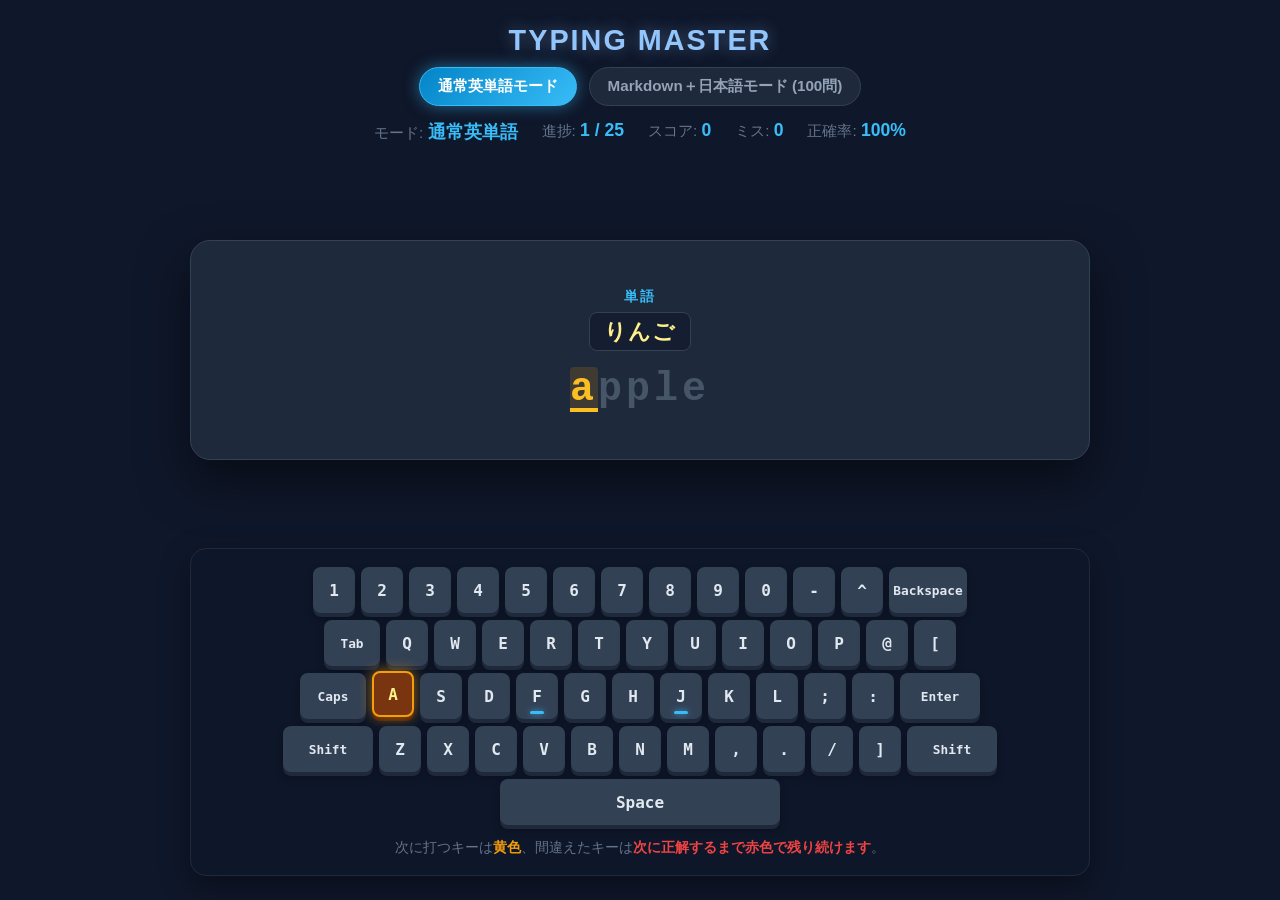
<file: typing/index.html>
<!DOCTYPE html>
<html lang="ja">
<head>
  <meta charset="UTF-8">
  <meta name="viewport" content="width=device-width, initial-scale=1.0">
  <title>タイピング練習ソフト - TYPING MASTER</title>
  <style>
    :root {
      --bg-color: #0f172a;
      --card-bg: #1e293b;
      --text-muted: #64748b;
      --text-main: #f8fafc;
      --text-typed: #38bdf8;
      --key-bg: #334155;
      --key-text: #e2e8f0;
      --key-target: #f59e0b;
      --key-active: #ef4444;
      --key-miss: #dc2626;
      --key-correct: #10b981;
    }

    * {
      box-sizing: border-box;
      margin: 0;
      padding: 0;
      user-select: none;
    }

    body {
      background-color: var(--bg-color);
      color: var(--text-main);
      font-family: 'Segoe UI', -apple-system, BlinkMacSystemFont, "Hiragino Sans", sans-serif;
      min-height: 100vh;
      display: flex;
      flex-direction: column;
      align-items: center;
      justify-content: space-between;
      padding: 24px 20px;
      overflow-x: hidden;
    }

    /* ヘッダー・スコアエリア */
    header {
      text-align: center;
      margin-bottom: 8px;
    }

    h1 {
      font-size: 1.8rem;
      font-weight: 700;
      letter-spacing: 2px;
      color: #93c5fd;
      text-shadow: 0 0 16px rgba(147, 197, 253, 0.4);
      margin-bottom: 10px;
    }

    /* モード選択タブ */
    .mode-selector {
      display: flex;
      gap: 12px;
      justify-content: center;
      margin-bottom: 14px;
    }

    .mode-btn {
      background: #1e293b;
      color: #94a3b8;
      border: 1px solid #334155;
      padding: 8px 18px;
      border-radius: 9999px;
      font-size: 0.95rem;
      font-weight: 600;
      cursor: pointer;
      transition: all 0.2s ease;
    }

    .mode-btn:hover {
      background: #334155;
      color: #f8fafc;
    }

    .mode-btn.active {
      background: linear-gradient(135deg, #0284c7, #38bdf8);
      color: #ffffff;
      border-color: #38bdf8;
      box-shadow: 0 0 16px rgba(56, 189, 248, 0.5);
    }

    .stats-bar {
      display: flex;
      gap: 24px;
      font-size: 0.95rem;
      color: var(--text-muted);
      justify-content: center;
    }

    .stat-val {
      font-weight: bold;
      color: #38bdf8;
      font-size: 1.1rem;
    }

    /* メインタイピングディスプレイ */
    .typing-container {
      position: relative;
      background: var(--card-bg);
      border: 1px solid #334155;
      border-radius: 20px;
      padding: 40px 50px;
      width: 100%;
      max-width: 900px;
      text-align: center;
      box-shadow: 0 20px 50px rgba(0, 0, 0, 0.5);
      margin: 16px 0;
      overflow: hidden;
      min-height: 220px;
      display: flex;
      flex-direction: column;
      justify-content: center;
    }

    /* 正解時の波紋エフェクト */
    .ripple-effect {
      position: absolute;
      border-radius: 50%;
      background: radial-gradient(circle, rgba(56, 189, 248, 0.8) 0%, rgba(56, 189, 248, 0) 70%);
      transform: translate(-50%, -50%) scale(0);
      pointer-events: none;
      animation: ripple 0.65s cubic-bezier(0.1, 0.8, 0.3, 1) forwards;
    }

    @keyframes ripple {
      0% {
        width: 0px;
        height: 0px;
        opacity: 0.9;
      }
      100% {
        width: 700px;
        height: 700px;
        opacity: 0;
      }
    }

    .word-category {
      font-size: 0.85rem;
      color: #38bdf8;
      text-transform: uppercase;
      letter-spacing: 2px;
      margin-bottom: 6px;
      font-weight: 600;
    }

    .word-meaning {
      font-size: 1.35rem;
      color: #f1f5f9;
      margin-bottom: 16px;
      letter-spacing: 1px;
      min-height: 1.8em;
      font-weight: 600;
    }

    .word-meaning .md-preview {
      display: inline-block;
      background: rgba(15, 23, 42, 0.6);
      border: 1px solid #334155;
      border-radius: 8px;
      padding: 4px 14px;
      color: #fef08a;
      font-family: 'Consolas', monospace;
    }

    .word-display {
      font-family: 'Consolas', 'Courier New', monospace;
      font-size: 2.5rem;
      font-weight: 700;
      letter-spacing: 4px;
      position: relative;
      z-index: 2;
      white-space: pre-wrap;
      word-break: break-all;
    }

    .char-typed {
      color: var(--text-typed);
      text-shadow: 0 0 12px rgba(56, 189, 248, 0.6);
    }

    .char-current {
      color: #fbbf24;
      text-decoration: underline;
      text-underline-offset: 8px;
      text-decoration-thickness: 4px;
      animation: blinkCursor 1s infinite;
      background: rgba(245, 158, 11, 0.15);
      border-radius: 4px;
    }

    /* 空白文字の可視化 */
    .char-space-marker {
      display: inline-block;
      min-width: 14px;
      border-bottom: 2px dashed rgba(245, 158, 11, 0.6);
    }

    @keyframes blinkCursor {
      0%, 100% { opacity: 1; }
      50% { opacity: 0.65; }
    }

    .char-untyped {
      color: #475569;
    }

    /* 下部バーチャルキーボード */
    .keyboard-wrapper {
      width: 100%;
      max-width: 900px;
      background: rgba(15, 23, 42, 0.85);
      border: 1px solid #1e293b;
      padding: 18px 20px;
      border-radius: 16px;
      box-shadow: 0 10px 30px rgba(0, 0, 0, 0.4);
    }

    .keyboard {
      display: flex;
      flex-direction: column;
      gap: 7px;
      align-items: center;
    }

    .keyboard-row {
      display: flex;
      gap: 6px;
      width: 100%;
      justify-content: center;
    }

    .key {
      background: var(--key-bg);
      color: var(--key-text);
      font-family: 'Consolas', monospace;
      font-size: 1rem;
      font-weight: 600;
      height: 46px;
      min-width: 42px;
      border-radius: 8px;
      display: flex;
      align-items: center;
      justify-content: center;
      box-shadow: 0 4px 0 #1e293b, 0 5px 8px rgba(0, 0, 0, 0.3);
      transition: background 0.08s ease, transform 0.08s ease, border-color 0.1s ease;
      position: relative;
    }

    /* 特殊キーの幅 */
    .key-backspace { min-width: 78px; font-size: 0.8rem; }
    .key-tab { min-width: 56px; font-size: 0.8rem; }
    .key-caps { min-width: 66px; font-size: 0.8rem; }
    .key-enter { min-width: 80px; font-size: 0.8rem; }
    .key-shift { min-width: 90px; font-size: 0.8rem; }
    .key-space { flex-grow: 1; max-width: 280px; }

    /* ホームポジション突起（FとJ） */
    .key.home-key::after {
      content: "";
      position: absolute;
      bottom: 5px;
      left: 50%;
      transform: translateX(-50%);
      width: 14px;
      height: 3px;
      background-color: #38bdf8;
      border-radius: 2px;
      box-shadow: 0 0 6px rgba(56, 189, 248, 0.8);
    }

    /* 次に入力すべき目標キー（イエロー枠・強調） */
    .key.target {
      background: #78350f !important;
      color: #fef08a !important;
      border: 2px solid var(--key-target);
      box-shadow: 0 0 14px rgba(245, 158, 11, 0.6), 0 4px 0 #451a03 !important;
      transform: translateY(-2px);
    }

    /* 通常の押下時フラッシュ（一瞬） */
    .key.pressed-active {
      background: var(--key-active) !important;
      color: #ffffff !important;
      box-shadow: 0 0 16px rgba(239, 68, 68, 0.8), 0 1px 0 #7f1d1d !important;
      transform: translateY(3px) !important;
    }

    /* ★ミスしたキー：正解を打つまで赤く残り続けるスタイル */
    .key.miss-persistent {
      background: var(--key-miss) !important;
      color: #ffffff !important;
      box-shadow: 0 0 22px rgba(220, 38, 38, 0.95), 0 2px 0 #7f1d1d !important;
      border: 2px solid #fca5a5 !important;
      transform: translateY(2px) !important;
      animation: pulseMiss 1.2s infinite alternate;
    }

    @keyframes pulseMiss {
      0% { box-shadow: 0 0 12px rgba(220, 38, 38, 0.6); }
      100% { box-shadow: 0 0 26px rgba(239, 68, 68, 1); }
    }

    .footer-note {
      margin-top: 14px;
      font-size: 0.85rem;
      color: var(--text-muted);
      text-align: center;
    }
  </style>
</head>
<body>

  <header>
    <h1>TYPING MASTER</h1>

    <!-- スタート画面：モード選択 -->
    <div class="mode-selector">
      <button class="mode-btn active" id="btn-mode-normal">通常英単語モード</button>
      <button class="mode-btn" id="btn-mode-markdown">Markdown＋日本語モード (100問)</button>
    </div>

    <div class="stats-bar">
      <div>モード: <span id="current-mode-label" class="stat-val">通常英単語</span></div>
      <div>進捗: <span id="progress-val" class="stat-val">1 / 25</span></div>
      <div>スコア: <span id="score" class="stat-val">0</span></div>
      <div>ミス: <span id="miss-count" class="stat-val">0</span></div>
      <div>正確率: <span id="accuracy" class="stat-val">100%</span></div>
    </div>
  </header>

  <!-- タイピング対象表示エリア -->
  <main class="typing-container" id="typing-area">
    <div class="word-category" id="word-category">NORMAL</div>
    <div class="word-meaning" id="word-meaning">準備中...</div>
    <div class="word-display" id="word-display">
      <span class="char-current">START</span>
    </div>
  </main>

  <!-- バーチャルキーボード -->
  <div class="keyboard-wrapper">
    <div class="keyboard" id="keyboard">
      <!-- JavaScriptで動的生成 -->
    </div>
    <div class="footer-note">
      次に打つキーは<span style="color:#f59e0b; font-weight:bold;">黄色</span>、間違えたキーは<span style="color:#ef4444; font-weight:bold;">次に正解するまで赤色で残り続けます</span>。
    </div>
  </div>

  <script>
    // ==========================================
    // 1. 通常英単語リスト (25単語)
    // ==========================================
    const NORMAL_WORD_LIST = [
      { text: "apple", meaning: "りんご", category: "単語" },
      { text: "banana", meaning: "バナナ", category: "単語" },
      { text: "cat", meaning: "ねこ", category: "単語" },
      { text: "dog", meaning: "いぬ", category: "単語" },
      { text: "elephant", meaning: "ぞう", category: "単語" },
      { text: "flower", meaning: "花", category: "単語" },
      { text: "guitar", meaning: "ギター", category: "単語" },
      { text: "happy", meaning: "幸せな", category: "単語" },
      { text: "island", meaning: "島", category: "単語" },
      { text: "jungle", meaning: "密林", category: "単語" },
      { text: "keyboard", meaning: "キーボード", category: "単語" },
      { text: "lemon", meaning: "レモン", category: "単語" },
      { text: "mountain", meaning: "山", category: "単語" },
      { text: "notebook", meaning: "ノート", category: "単語" },
      { text: "orange", meaning: "オレンジ", category: "単語" },
      { text: "program", meaning: "プログラム", category: "単語" },
      { text: "quiet", meaning: "静かな", category: "単語" },
      { text: "rainbow", meaning: "虹", category: "単語" },
      { text: "sunshine", meaning: "日光", category: "単語" },
      { text: "tiger", meaning: "トラ", category: "単語" },
      { text: "umbrella", meaning: "傘", category: "単語" },
      { text: "violet", meaning: "スミレ", category: "単語" },
      { text: "window", meaning: "窓", category: "単語" },
      { text: "yellow", meaning: "黄色", category: "単語" },
      { text: "zebra", meaning: "シマウマ", category: "単語" }
    ];

    // ==========================================
    // 2. Markdown＋日本語 厳選100問リスト
    // 議事録・ドキュメント作成で多用するShift記号＋日本語ローマ字
    // ==========================================
    const MARKDOWN_WORD_LIST = [
      // --- 【見出し・セクション】 ---
      { text: "# gizi", meaning: "【大見出し】# 議題", category: "見出し" },
      { text: "# honzitunogidai", meaning: "【大見出し】# 本日の議題", category: "見出し" },
      { text: "## ketteizikou", meaning: "【中見出し】## 決定事項", category: "見出し" },
      { text: "## kyoudounissi", meaning: "【中見出し】## 共有事項", category: "見出し" },
      { text: "### syusseki", meaning: "【小見出し】### 出席者", category: "見出し" },
      { text: "### kesseki", meaning: "【小見出し】### 欠席者", category: "見出し" },
      { text: "### zikaikaisai", meaning: "【小見出し】### 次回開催日時", category: "見出し" },
      { text: "# purozyekuto", meaning: "【大見出し】# プロジェクト進捗", category: "見出し" },
      { text: "## kadaiitiran", meaning: "【中見出し】## 課題一覧", category: "見出し" },
      { text: "### situgitoutou", meaning: "【小見出し】### 質疑応答", category: "見出し" },
      { text: "# souryokukensa", meaning: "【大見出し】# 総括報告", category: "見出し" },
      { text: "## sinntyokukyouyuu", meaning: "【中見出し】## 進捗共有", category: "見出し" },
      { text: "### honnzitunogoal", meaning: "【小見出し】### 本日のゴール", category: "見出し" },
      { text: "#### hosokuzikou", meaning: "【極小見出し】#### 補足事項", category: "見出し" },
      { text: "# teireikaigi", meaning: "【大見出し】# 定例会議", category: "見出し" },

      // --- 【リスト・箇条書き（* / -）】 ---
      { text: "* tanaka", meaning: "【リスト】* 田中（進行役）", category: "箇条書き" },
      { text: "* yamada", meaning: "【リスト】* 山田（開発）", category: "箇条書き" },
      { text: "* satou", meaning: "【リスト】* 佐藤（書記）", category: "箇条書き" },
      { text: "- suisin", meaning: "【リスト】 - 推進計画", category: "箇条書き" },
      { text: "- yosan", meaning: "【リスト】 - 予算確保", category: "箇条書き" },
      { text: "* youken", meaning: "【リスト】* 要件定義の確認", category: "箇条書き" },
      { text: "* sekkei", meaning: "【リスト】* 設計レビュー完了", category: "箇条書き" },
      { text: "- tesuto", meaning: "【リスト】 - テスト計画策定", category: "箇条書き" },
      { text: "* rilease", meaning: "【リスト】* リリース予定日", category: "箇条書き" },
      { text: "- unyou", meaning: "【リスト】 - 運用体制の整備", category: "箇条書き" },

      // --- 【TODO・タスク（- [ ] / - [x]）】 ---
      { text: "- [ ] tasuku", meaning: "【未完了】 - [ ] 未着手タスク", category: "TODO" },
      { text: "- [ ] mitumori", meaning: "【未完了】 - [ ] 見積書の作成", category: "TODO" },
      { text: "- [ ] siryou", meaning: "【未完了】 - [ ] 資料共有", category: "TODO" },
      { text: "- [ ] renraku", meaning: "【未完了】 - [ ] 先方へ連絡", category: "TODO" },
      { text: "- [ ] kakunin", meaning: "【未完了】 - [ ] 仕様の確認", category: "TODO" },
      { text: "- [x] kanryou", meaning: "【完了】 - [x] 議事録の送付完了", category: "TODO" },
      { text: "- [x] syounin", meaning: "【完了】 - [x] 上長承認済み", category: "TODO" },
      { text: "- [x] kaisou", meaning: "【完了】 - [x] 招待メール送信", category: "TODO" },
      { text: "- [ ] tesutojisshi", meaning: "【未完了】 - [ ] 単体テスト実施", category: "TODO" },
      { text: "- [ ] deploy", meaning: "【未完了】 - [ ] 本番デプロイ", category: "TODO" },
      { text: "- [ ] henhkou", meaning: "【未完了】 - [ ] 設定変更の適用", category: "TODO" },
      { text: "- [x] ma-zi", meaning: "【完了】 - [x] プルリクのマージ", category: "TODO" },
      { text: "- [ ] kousin", meaning: "【未完了】 - [ ] ドキュメント更新", category: "TODO" },
      { text: "- [x] kaikei", meaning: "【完了】 - [x] 経費精算の提出", category: "TODO" },
      { text: "- [ ] bakkuaxtupu", meaning: "【未完了】 - [ ] バックアップ取得", category: "TODO" },

      // --- 【太字・強調（**テキスト**）】 ---
      { text: "**zyuuyou**", meaning: "【太字強調】 **重要**", category: "強調" },
      { text: "**sikyuu**", meaning: "【太字強調】 **至急対応**", category: "強調" },
      { text: "**hissyu**", meaning: "【太字強調】 **期限厳守**", category: "強調" },
      { text: "**kettei**", meaning: "【太字強調】 **全会一致で決定**", category: "強調" },
      { text: "**tyuui**", meaning: "【太字強調】 **取扱注意**", category: "強調" },
      { text: "**ng**", meaning: "【太字強調】 **今回は見送り(NG)**", category: "強調" },
      { text: "**ok**", meaning: "【太字強調】 **承認完了(OK)**", category: "強調" },
      { text: "**gentei**", meaning: "【太字強調】 **社内限定共有**", category: "強調" },
      { text: "**sakuseityuu**", meaning: "【太字強調】 **ドラフト作成中**", category: "強調" },
      { text: "**minaosi**", meaning: "【太字強調】 **要再検討**", category: "強調" },

      // --- 【斜体・取り消し線（*斜体* / ~~取消~~）】 ---
      { text: "*hosoku*", meaning: "【イタリック】 *補足事項*", category: "装飾" },
      { text: "*sannkou*", meaning: "【イタリック】 *参考資料*", category: "装飾" },
      { text: "*memorandamu*", meaning: "【イタリック】 *覚書*", category: "装飾" },
      { text: "~~kyannseru~~", meaning: "【取消線】 ~~予定キャンセル~~", category: "装飾" },
      { text: "~~sakujo~~", meaning: "【取消線】 ~~旧案を削除~~", category: "装飾" },
      { text: "~~tyuusi~~", meaning: "【取消線】 ~~一旦中断~~", category: "装飾" },
      { text: "~~kousinmae~~", meaning: "【取消線】 ~~改定前ルール~~", category: "装飾" },

      // --- 【引用（> テキスト）】 ---
      { text: "> youbou", meaning: "【引用】 > クライアントからの要望", category: "引用" },
      { text: "> situmon", meaning: "【引用】 > ユーザーからの質問", category: "引用" },
      { text: "> kibou", meaning: "【引用】 > 納期の希望は今月末", category: "引用" },
      { text: "> memo", meaning: "【引用】 > 会議中の口頭メモ", category: "引用" },
      { text: "> siryoubassui", meaning: "【引用】 > 企画書からの抜粋", category: "引用" },
      { text: "> kitizyou", meaning: "【引用】 > 規約第3条より引用", category: "引用" },
      { text: "> tyuukoku", meaning: "【引用】 > セキュリティ警告文", category: "引用" },
      { text: "> tuuka", meaning: "【引用】 > 審査通過のお知らせ", category: "引用" },

      // --- 【インラインコード・コマンド（`code`）】 ---
      { text: "`npm start`", meaning: "【コード】 `npm start` (起動)", category: "コード" },
      { text: "`git pull`", meaning: "【コード】 `git pull` (最新取得)", category: "コード" },
      { text: "`git commit`", meaning: "【コード】 `git commit` (保存)", category: "コード" },
      { text: "`python main.py`", meaning: "【コード】 `python main.py`", category: "コード" },
      { text: "`docker compose`", meaning: "【コード】 `docker compose up`", category: "コード" },
      { text: "`const`", meaning: "【コード】 `const` (定数定義)", category: "コード" },
      { text: "`let data`", meaning: "【コード】 `let data` (変数)", category: "コード" },
      { text: "`true`", meaning: "【コード】 `true` (真理値)", category: "コード" },
      { text: "`false`", meaning: "【コード】 `false` (偽)", category: "コード" },
      { text: "`id`", meaning: "【コード】 `id` (識別子)", category: "コード" },
      { text: "`status`", meaning: "【コード】 `status` (状態コード)", category: "コード" },
      { text: "`return`", meaning: "【コード】 `return` (返却)", category: "コード" },

      // --- 【表組み・区切り線（| / ---）】 ---
      { text: "| namae |", meaning: "【テーブル列】 | 氏名 |", category: "テーブル" },
      { text: "| tantou |", meaning: "【テーブル列】 | 担当業務 |", category: "テーブル" },
      { text: "| kigen |", meaning: "【テーブル列】 | 完了期限 |", category: "テーブル" },
      { text: "| zyoutai |", meaning: "【テーブル列】 | 進捗状況 |", category: "テーブル" },
      { text: "| --- |", meaning: "【テーブル区切り】 | --- |", category: "テーブル" },
      { text: "| :---: |", meaning: "【テーブル中央揃え】 | :---: |", category: "テーブル" },
      { text: "---", meaning: "【水平線・区切り】 ---", category: "区切り" },
      { text: "***", meaning: "【水平区切り線】 ***", category: "区切り" },

      // --- 【リンク・注釈（[文字](url)）】 ---
      { text: "[gizi](url)", meaning: "【リンク】 [議事録フォルダ](url)", category: "リンク" },
      { text: "[siryou](url)", meaning: "【リンク】 [提出資料](url)", category: "リンク" },
      { text: "[github](url)", meaning: "【リンク】 [リポジトリ](url)", category: "リンク" },
      { text: "[figma](url)", meaning: "【リンク】 [デザイン確認](url)", category: "リンク" },
      { text: "[notion](url)", meaning: "【リンク】 [社内Wiki](url)", category: "リンク" },

      // --- 【議事録・実践フレーズ】 ---
      { text: "# kettei: a an", meaning: "【議事録】 # 決定: A案を採用", category: "実践" },
      { text: "* jikai: raisyuu", meaning: "【議事録】 * 次回: 来週水曜10時", category: "実践" },
      { text: "> gizi: sakuseityuu", meaning: "【議事録】 > 議事録: 本日中送付", category: "実践" },
      { text: "- [ ] tanaka: teisyutu", meaning: "【議事録】 - [ ] 田中: 資料提出", category: "実践" },
      { text: "- [ ] satou: kakunin", meaning: "【議事録】 - [ ] 佐藤: 契約書確認", category: "実践" },
      { text: "- [ ] yamada: koukai", meaning: "【議事録】 - [ ] 山田: 本番公開", category: "実践" },
      { text: "## go-i: kanryou", meaning: "【議事録】 ## 合意: 全体合意完了", category: "実践" },
      { text: "### kousin: kanryou", meaning: "【議事録】 ### 更新: 作業完了", category: "実践" },
      { text: "**horyuu: yosanmati**", meaning: "【議事録】 **保留: 予算承認待ち**", category: "実践" },
      { text: "* kaisai: onrain", meaning: "【議事録】 * 開催形式: オンライン", category: "実践" },
      { text: "`api/v1/users`", meaning: "【APIエンドポイント】 `api/v1/users`", category: "コード" },
      { text: "# seika: kansei", meaning: "【議事録】 # 成果物: 初版完成", category: "実践" },
      { text: "- [x] check: sumi", meaning: "【議事録】 - [x] レビュー完了", category: "実践" },
      { text: "## kensyou: ok", meaning: "【議事録】 ## 動作検証: 問題なし", category: "実践" },
      { text: "> memo: jikai", meaning: "【議事録】 > 次回アジェンダ確定", category: "実践" },
      { text: "* sansyou: link", meaning: "【議事録】 * 参照リンク添付", category: "実践" }
    ];

    // キーボードレイアウト定義 (JIS/US混合・視覚配置)
    const KEY_ROWS = [
      ["1", "2", "3", "4", "5", "6", "7", "8", "9", "0", "-", "^", { label: "Backspace", code: "backspace", class: "key-backspace" }],
      [{ label: "Tab", code: "tab", class: "key-tab" }, "q", "w", "e", "r", "t", "y", "u", "i", "o", "p", "@", "["],
      [{ label: "Caps", code: "capslock", class: "key-caps" }, "a", "s", "d", "f", "g", "h", "j", "k", "l", ";", ":", { label: "Enter", code: "enter", class: "key-enter" }],
      [{ label: "Shift", code: "shiftleft", class: "key-shift" }, "z", "x", "c", "v", "b", "n", "m", ",", ".", "/", "]", { label: "Shift", code: "shiftright", class: "key-shift" }],
      [{ label: "Space", code: "space", class: "key-space" }]
    ];

    // Shift同時押し記号と基本キーの対応マップ（ハイライト案内用）
    const SYMBOL_KEY_MAP = {
      "!": "1", '"': "2", "#": "3", "$": "4", "%": "5", "&": "6", "'": "7",
      "(": "8", ")": "9", "=": "-", "~": "^", "|": "]", "`": "@",
      "{": "[", "+": ";", "*": ":", "}": "]", "<": ",", ">": ".", "?": "/", "_": "_"
    };

    // 状態管理
    let currentMode = "normal"; // "normal" または "markdown"
    let currentList = NORMAL_WORD_LIST;
    let currentWordIndex = 0;
    let currentCharIndex = 0;
    let score = 0;
    let correctCount = 0;
    let missCount = 0;
    let keyElementsMap = {}; // キーとDOM要素のマッピング
    let lastMistakeEl = null; // ★間違えたキーのDOM（次回正解まで保持）

    // DOM要素
    const wordDisplay = document.getElementById("word-display");
    const wordMeaning = document.getElementById("word-meaning");
    const wordCategory = document.getElementById("word-category");
    const typingArea = document.getElementById("typing-area");
    const keyboardEl = document.getElementById("keyboard");
    const scoreEl = document.getElementById("score");
    const missCountEl = document.getElementById("miss-count");
    const accuracyEl = document.getElementById("accuracy");
    const progressValEl = document.getElementById("progress-val");
    const currentModeLabelEl = document.getElementById("current-mode-label");
    const btnModeNormal = document.getElementById("btn-mode-normal");
    const btnModeMarkdown = document.getElementById("btn-mode-markdown");

    // モード切り替えリスナー
    btnModeNormal.addEventListener("click", () => switchMode("normal"));
    btnModeMarkdown.addEventListener("click", () => switchMode("markdown"));

    function switchMode(mode) {
      if (currentMode === mode) return;
      currentMode = mode;

      if (mode === "normal") {
        currentList = NORMAL_WORD_LIST;
        btnModeNormal.classList.add("active");
        btnModeMarkdown.classList.remove("active");
        currentModeLabelEl.textContent = "通常英単語";
      } else {
        currentList = MARKDOWN_WORD_LIST;
        btnModeMarkdown.classList.add("active");
        btnModeNormal.classList.remove("active");
        currentModeLabelEl.textContent = "Markdown (100問)";
      }

      // 状態リセット
      currentWordIndex = 0;
      currentCharIndex = 0;
      score = 0;
      correctCount = 0;
      missCount = 0;
      clearMistakeKey();

      updateDisplay();
      updateStats();
    }

    // Web Audio API で本格的なクリッキー（メカニカルスイッチ風）打鍵音を合成
    const audioCtx = new (window.AudioContext || window.webkitAudioContext)();

    function playClickSound() {
      if (audioCtx.state === 'suspended') audioCtx.resume();
      const t = audioCtx.currentTime;

      const clickLen = Math.floor(audioCtx.sampleRate * 0.007);
      const clickBuf = audioCtx.createBuffer(1, clickLen, audioCtx.sampleRate);
      const clickData = clickBuf.getChannelData(0);
      for (let i = 0; i < clickLen; i++) {
        clickData[i] = (Math.random() * 2 - 1) * Math.exp(-i / (audioCtx.sampleRate * 0.0012));
      }
      const clickSrc = audioCtx.createBufferSource();
      clickSrc.buffer = clickBuf;

      const clickFilter = audioCtx.createBiquadFilter();
      clickFilter.type = "bandpass";
      clickFilter.frequency.setValueAtTime(4500, t);
      clickFilter.Q.setValueAtTime(4.0, t);

      const clickGain = audioCtx.createGain();
      clickGain.gain.setValueAtTime(0.5, t);
      clickGain.gain.exponentialRampToValueAtTime(0.001, t + 0.007);

      clickSrc.connect(clickFilter);
      clickFilter.connect(clickGain);
      clickGain.connect(audioCtx.destination);
      clickSrc.start(t);

      const osc = audioCtx.createOscillator();
      const oscGain = audioCtx.createGain();
      osc.type = "triangle";
      osc.frequency.setValueAtTime(650, t);
      osc.frequency.exponentialRampToValueAtTime(180, t + 0.028);

      oscGain.gain.setValueAtTime(0.3, t);
      oscGain.gain.exponentialRampToValueAtTime(0.001, t + 0.028);

      osc.connect(oscGain);
      oscGain.connect(audioCtx.destination);
      osc.start(t);
      osc.stop(t + 0.03);
    }

    function playEnterSound() {
      if (audioCtx.state === 'suspended') audioCtx.resume();
      const t = audioCtx.currentTime;

      const clickLen = Math.floor(audioCtx.sampleRate * 0.012);
      const clickBuf = audioCtx.createBuffer(1, clickLen, audioCtx.sampleRate);
      const clickData = clickBuf.getChannelData(0);
      for (let i = 0; i < clickLen; i++) {
        clickData[i] = (Math.random() * 2 - 1) * Math.exp(-i / (audioCtx.sampleRate * 0.002));
      }
      const clickSrc = audioCtx.createBufferSource();
      clickSrc.buffer = clickBuf;

      const clickFilter = audioCtx.createBiquadFilter();
      clickFilter.type = "bandpass";
      clickFilter.frequency.setValueAtTime(3600, t);
      clickFilter.Q.setValueAtTime(2.5, t);

      const clickGain = audioCtx.createGain();
      clickGain.gain.setValueAtTime(0.6, t);
      clickGain.gain.exponentialRampToValueAtTime(0.001, t + 0.012);

      clickSrc.connect(clickFilter);
      clickFilter.connect(clickGain);
      clickGain.connect(audioCtx.destination);
      clickSrc.start(t);

      const osc = audioCtx.createOscillator();
      const oscGain = audioCtx.createGain();
      osc.type = "triangle";
      osc.frequency.setValueAtTime(320, t);
      osc.frequency.exponentialRampToValueAtTime(80, t + 0.07);

      oscGain.gain.setValueAtTime(0.45, t);
      oscGain.gain.exponentialRampToValueAtTime(0.001, t + 0.07);

      osc.connect(oscGain);
      oscGain.connect(audioCtx.destination);
      osc.start(t);
      osc.stop(t + 0.075);
    }

    function playMissSound() {
      if (audioCtx.state === 'suspended') audioCtx.resume();
      const t = audioCtx.currentTime;
      const osc = audioCtx.createOscillator();
      const gain = audioCtx.createGain();
      
      osc.type = "sawtooth";
      osc.frequency.setValueAtTime(140, t);
      osc.frequency.exponentialRampToValueAtTime(70, t + 0.15);

      gain.gain.setValueAtTime(0.18, t);
      gain.gain.exponentialRampToValueAtTime(0.001, t + 0.15);

      osc.connect(gain);
      gain.connect(audioCtx.destination);
      osc.start(t);
      osc.stop(t + 0.15);
    }

    // キーボードのDOM構築
    function buildKeyboard() {
      keyboardEl.innerHTML = "";
      keyElementsMap = {};

      KEY_ROWS.forEach(row => {
        const rowEl = document.createElement("div");
        rowEl.className = "keyboard-row";

        row.forEach(item => {
          const keyEl = document.createElement("div");
          keyEl.className = "key";

          let label = "";
          let code = "";

          if (typeof item === "string") {
            label = item.toUpperCase();
            code = item.toLowerCase();
          } else {
            label = item.label;
            code = item.code.toLowerCase();
            if (item.class) keyEl.classList.add(item.class);
          }

          if (code === "f" || code === "j") {
            keyEl.classList.add("home-key");
          }

          keyEl.textContent = label;
          keyEl.dataset.key = code;

          keyElementsMap[code] = keyEl;
          rowEl.appendChild(keyEl);
        });

        keyboardEl.appendChild(rowEl);
      });
    }

    // 単語の表示を更新
    function updateDisplay() {
      const currentWordObj = currentList[currentWordIndex];
      const word = currentWordObj.text;
      
      wordCategory.textContent = currentWordObj.category || "PRACTICE";
      wordMeaning.innerHTML = `<span class="md-preview">${escapeHtml(currentWordObj.meaning)}</span>`;
      progressValEl.textContent = `${currentWordIndex + 1} / ${currentList.length}`;

      let html = "";
      for (let i = 0; i < word.length; i++) {
        const ch = word[i];
        const displayChar = ch === " " ? `<span class="char-space-marker">&nbsp;</span>` : escapeHtml(ch);

        if (i < currentCharIndex) {
          html += `<span class="char-typed">${displayChar}</span>`;
        } else if (i === currentCharIndex) {
          html += `<span class="char-current">${displayChar}</span>`;
        } else {
          html += `<span class="char-untyped">${displayChar}</span>`;
        }
      }
      wordDisplay.innerHTML = html;

      // 目標キーのハイライト
      highlightTargetKey(word[currentCharIndex]);
    }

    function escapeHtml(str) {
      return str.replace(/[&<>'"]/g, tag => ({
        '&': '&amp;',
        '<': '&lt;',
        '>': '&gt;',
        "'": '&#39;',
        '"': '&quot;'
      }[tag] || tag));
    }

    // 目標キーを黄色くハイライト
    function highlightTargetKey(targetChar) {
      document.querySelectorAll(".key.target").forEach(k => k.classList.remove("target"));
      if (!targetChar) return;

      let keyToHighlight = targetChar.toLowerCase();
      let needShift = false;

      if (targetChar === " ") {
        keyToHighlight = "space";
      } else if (SYMBOL_KEY_MAP[targetChar]) {
        keyToHighlight = SYMBOL_KEY_MAP[targetChar];
        needShift = true;
      } else if (targetChar >= "A" && targetChar <= "Z") {
        needShift = true;
      }

      const targetEl = keyElementsMap[keyToHighlight];
      if (targetEl) {
        targetEl.classList.add("target");
      }

      // Shiftが必要な場合は左Shiftも案内
      if (needShift) {
        const shiftEl = keyElementsMap["shiftleft"];
        if (shiftEl) shiftEl.classList.add("target");
      }
    }

    // ★間違えたキーの赤色キープ処理
    function setMistakeKey(keyEl) {
      clearMistakeKey();
      if (keyEl) {
        keyEl.classList.add("miss-persistent");
        lastMistakeEl = keyEl;
      }
    }

    function clearMistakeKey() {
      if (lastMistakeEl) {
        lastMistakeEl.classList.remove("miss-persistent");
        lastMistakeEl = null;
      }
      // 安全のため全体からも解除
      document.querySelectorAll(".key.miss-persistent").forEach(k => k.classList.remove("miss-persistent"));
    }

    // 正解時の波紋エフェクト
    function createRippleEffect() {
      const ripple = document.createElement("div");
      ripple.className = "ripple-effect";

      const rect = typingArea.getBoundingClientRect();
      const x = rect.width / 2;
      const y = rect.height / 2;

      ripple.style.left = `${x}px`;
      ripple.style.top = `${y}px`;

      typingArea.appendChild(ripple);
      setTimeout(() => ripple.remove(), 700);
    }

    // スコア情報の更新
    function updateStats() {
      scoreEl.textContent = score;
      missCountEl.textContent = missCount;
      const total = correctCount + missCount;
      const acc = total > 0 ? Math.round((correctCount / total) * 100) : 100;
      accuracyEl.textContent = `${acc}%`;
    }

    // キー押下イベント
    window.addEventListener("keydown", (e) => {
      // ファンクションキーや修飾キー単体はスルー
      if (e.key === "F5" || e.key === "F12" || e.ctrlKey || e.metaKey || e.altKey) return;
      if (e.key === "Shift" || e.key === "CapsLock" || e.key === "Tab") return;

      e.preventDefault();

      const currentWordObj = currentList[currentWordIndex];
      const targetChar = currentWordObj.text[currentCharIndex];
      const pressedChar = e.key; // そのままの文字 (大文字・小文字・記号・Space)

      // 押されたキーのDOM特定
      let pressedKeyId = e.key.toLowerCase();
      if (e.key === " ") pressedKeyId = "space";
      else if (SYMBOL_KEY_MAP[e.key]) pressedKeyId = SYMBOL_KEY_MAP[e.key];

      const pressedEl = keyElementsMap[pressedKeyId] || keyElementsMap[e.code.toLowerCase()];

      // 入力判定
      const isCorrect = (pressedChar === targetChar) || 
                        (targetChar === " " && e.key === " ") ||
                        (pressedChar.toLowerCase() === targetChar.toLowerCase() && currentMode === "normal");

      if (isCorrect) {
        // ★正解！ 前回残っていた赤色ミス表示を消去
        clearMistakeKey();

        correctCount++;
        score += 10;
        currentCharIndex++;

        // 一瞬緑〜赤のパルス
        if (pressedEl) {
          pressedEl.classList.add("pressed-active");
          setTimeout(() => pressedEl.classList.remove("pressed-active"), 160);
        }

        createRippleEffect();

        // 単語完走判定
        if (currentCharIndex >= currentWordObj.text.length) {
          playEnterSound();

          const enterEl = keyElementsMap["enter"];
          if (enterEl) {
            enterEl.classList.add("pressed-active");
            setTimeout(() => enterEl.classList.remove("pressed-active"), 200);
          }

          score += 50;
          currentWordIndex = (currentWordIndex + 1) % currentList.length;
          currentCharIndex = 0;
        } else {
          playClickSound();
        }
      } else {
        // ★ミス！ 押したキーを赤く光らせて、次回正解までキープ
        missCount++;
        playMissSound();

        if (pressedEl) {
          setMistakeKey(pressedEl);
        }
      }

      updateDisplay();
      updateStats();
    });

    // 初期化
    buildKeyboard();
    updateDisplay();
    updateStats();
  </script>
</body>
</html>
</file>
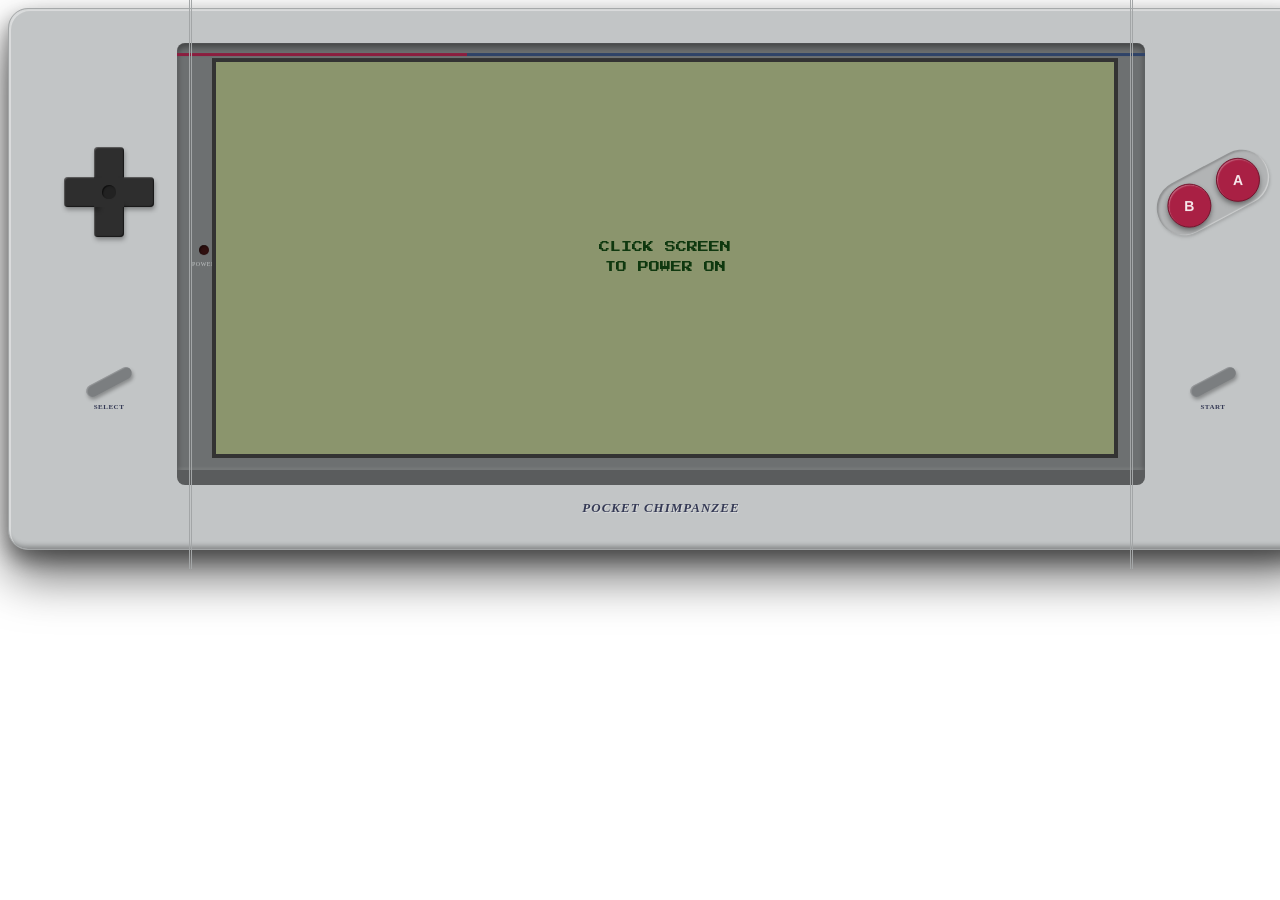
<file: games/pocketchimpanzee/index.html>
<!DOCTYPE html>
<html lang="ja">
<head>
  <meta charset="UTF-8">
  <meta name="viewport" content="width=device-width, initial-scale=1.0">
  <title>pocketChimpanZee_OJ</title>
  <meta name="description" content="pocketChimpanZee_OJ - PoC Game Boy style Web Application">
  <!-- Google Fonts for Retro Pixel Look -->
  <link rel="preconnect" href="https://fonts.googleapis.com">
  <link rel="preconnect" href="https://fonts.gstatic.com" crossorigin>
  <link href="https://fonts.googleapis.com/css2?family=Press+Start+2P&display=swap" rel="stylesheet">
</head>
<body>
  <!-- Virtual Console Casing Render Target -->
  <div id="appContainer"></div>
  
  <!-- Load Game Engine and App Orchestrator -->
  <script src="game/game.js"></script>
  <script src="app.js"></script>
</body>
</html>
</file>
